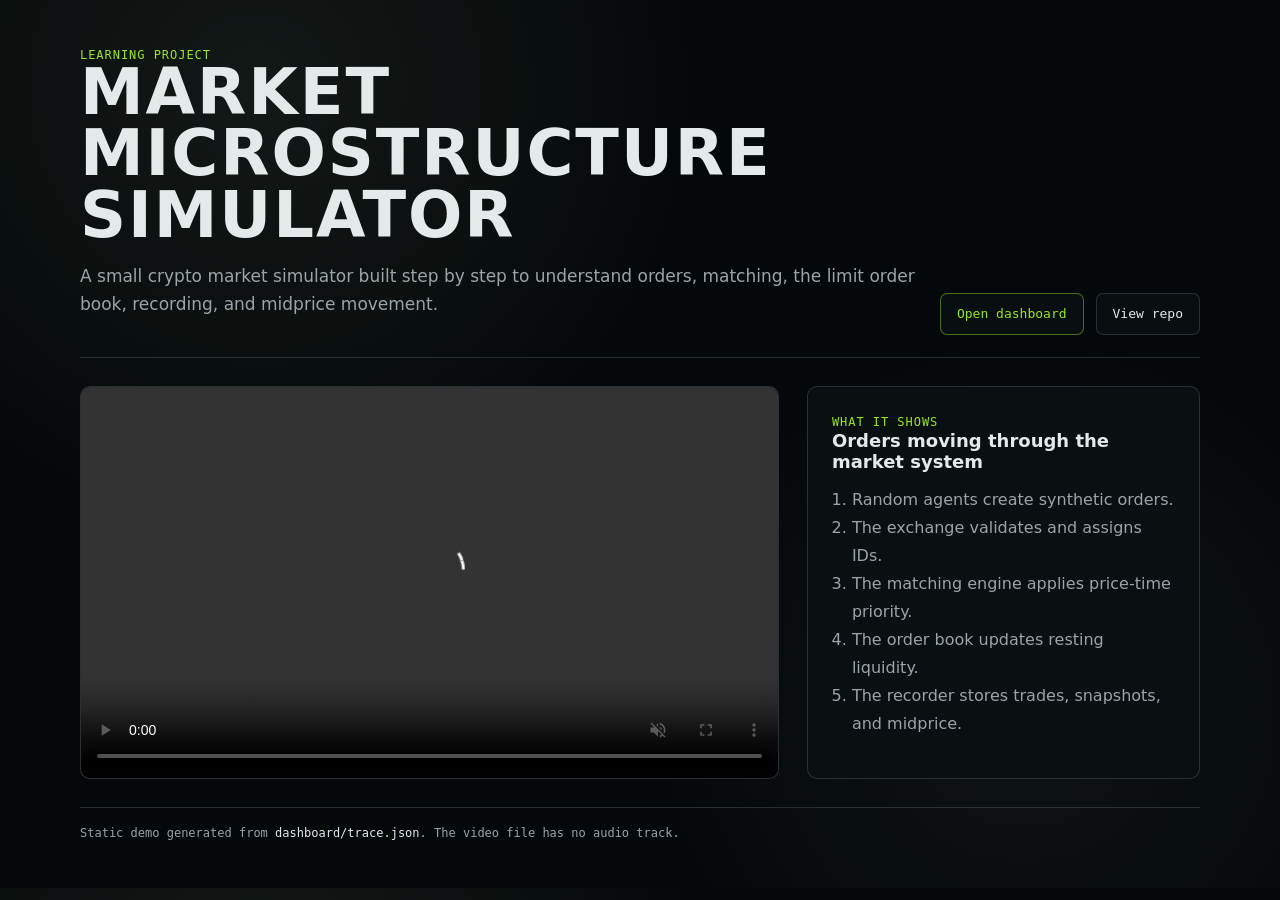
<file: index.html>
<!doctype html>
<html lang="en">
  <head>
    <meta charset="utf-8" />
    <meta name="viewport" content="width=device-width, initial-scale=1" />
    <title>Market Microstructure Simulator</title>
    <style>
      :root {
        color-scheme: dark;
        --bg: #05080a;
        --surface: #0a0f11;
        --line: rgba(190, 204, 210, 0.18);
        --text: #e4e9ea;
        --muted: #9aa5a9;
        --accent: #9be71a;
        --mono: "SFMono-Regular", "Cascadia Mono", "Roboto Mono", monospace;
        --sans: "Aptos", "Segoe UI", system-ui, sans-serif;
      }

      * {
        box-sizing: border-box;
      }

      body {
        margin: 0;
        background:
          radial-gradient(circle at 20% 10%, rgba(118, 149, 117, 0.12), transparent 34%),
          radial-gradient(circle at 80% 80%, rgba(84, 107, 92, 0.12), transparent 30%),
          var(--bg);
        color: var(--text);
        font-family: var(--sans);
      }

      main {
        width: min(1120px, calc(100% - 32px));
        margin: 0 auto;
        padding: 48px 0;
      }

      header {
        display: grid;
        grid-template-columns: minmax(0, 1fr) auto;
        gap: 24px;
        align-items: end;
        padding-bottom: 22px;
        border-bottom: 1px solid var(--line);
      }

      h1 {
        margin: 0;
        max-width: 780px;
        font-size: clamp(34px, 5vw, 68px);
        line-height: 0.96;
        letter-spacing: 0.03em;
        text-transform: uppercase;
      }

      p {
        color: var(--muted);
        font-size: 17px;
        line-height: 1.6;
      }

      .kicker,
      .tag {
        color: var(--accent);
        font-family: var(--mono);
        font-size: 12px;
        letter-spacing: 0.08em;
        text-transform: uppercase;
      }

      .actions {
        display: flex;
        gap: 12px;
        flex-wrap: wrap;
        justify-content: flex-end;
      }

      a {
        color: inherit;
      }

      .button {
        display: inline-flex;
        min-height: 42px;
        align-items: center;
        justify-content: center;
        border: 1px solid var(--line);
        border-radius: 7px;
        padding: 0 16px;
        background: rgba(12, 18, 20, 0.82);
        color: var(--text);
        font-family: var(--mono);
        font-size: 13px;
        text-decoration: none;
      }

      .button.primary {
        border-color: rgba(155, 231, 26, 0.44);
        color: var(--accent);
      }

      .hero {
        display: grid;
        grid-template-columns: 1.28fr 0.72fr;
        gap: 28px;
        margin-top: 28px;
        align-items: stretch;
      }

      video,
      .panel {
        border: 1px solid var(--line);
        border-radius: 10px;
        background: var(--surface);
      }

      video {
        display: block;
        width: 100%;
        aspect-ratio: 16 / 9;
      }

      .panel {
        padding: 24px;
      }

      .panel h2 {
        margin: 0 0 14px;
        font-size: 18px;
      }

      ol {
        margin: 0;
        padding-left: 20px;
        color: var(--muted);
        line-height: 1.75;
      }

      code {
        font-family: var(--mono);
        color: var(--text);
      }

      footer {
        margin-top: 28px;
        padding-top: 18px;
        border-top: 1px solid var(--line);
        color: var(--muted);
        font-family: var(--mono);
        font-size: 12px;
      }

      @media (max-width: 860px) {
        header,
        .hero {
          grid-template-columns: 1fr;
        }

        .actions {
          justify-content: flex-start;
        }
      }
    </style>
  </head>
  <body>
    <main>
      <header>
        <div>
          <div class="kicker">Learning project</div>
          <h1>Market Microstructure Simulator</h1>
          <p>
            A small crypto market simulator built step by step to understand
            orders, matching, the limit order book, recording, and midprice
            movement.
          </p>
        </div>
        <nav class="actions" aria-label="Project links">
          <a class="button primary" href="./dashboard/">Open dashboard</a>
          <a class="button" href="https://github.com/SouthNotDev/market-microstructure-simulator">View repo</a>
        </nav>
      </header>

      <section class="hero">
        <video src="./assets/demo.mp4" controls muted autoplay loop playsinline></video>
        <aside class="panel">
          <span class="tag">What it shows</span>
          <h2>Orders moving through the market system</h2>
          <ol>
            <li>Random agents create synthetic orders.</li>
            <li>The exchange validates and assigns IDs.</li>
            <li>The matching engine applies price-time priority.</li>
            <li>The order book updates resting liquidity.</li>
            <li>The recorder stores trades, snapshots, and midprice.</li>
          </ol>
        </aside>
      </section>

      <footer>
        Static demo generated from <code>dashboard/trace.json</code>. The video
        file has no audio track.
      </footer>
    </main>
  </body>
</html>
</file>
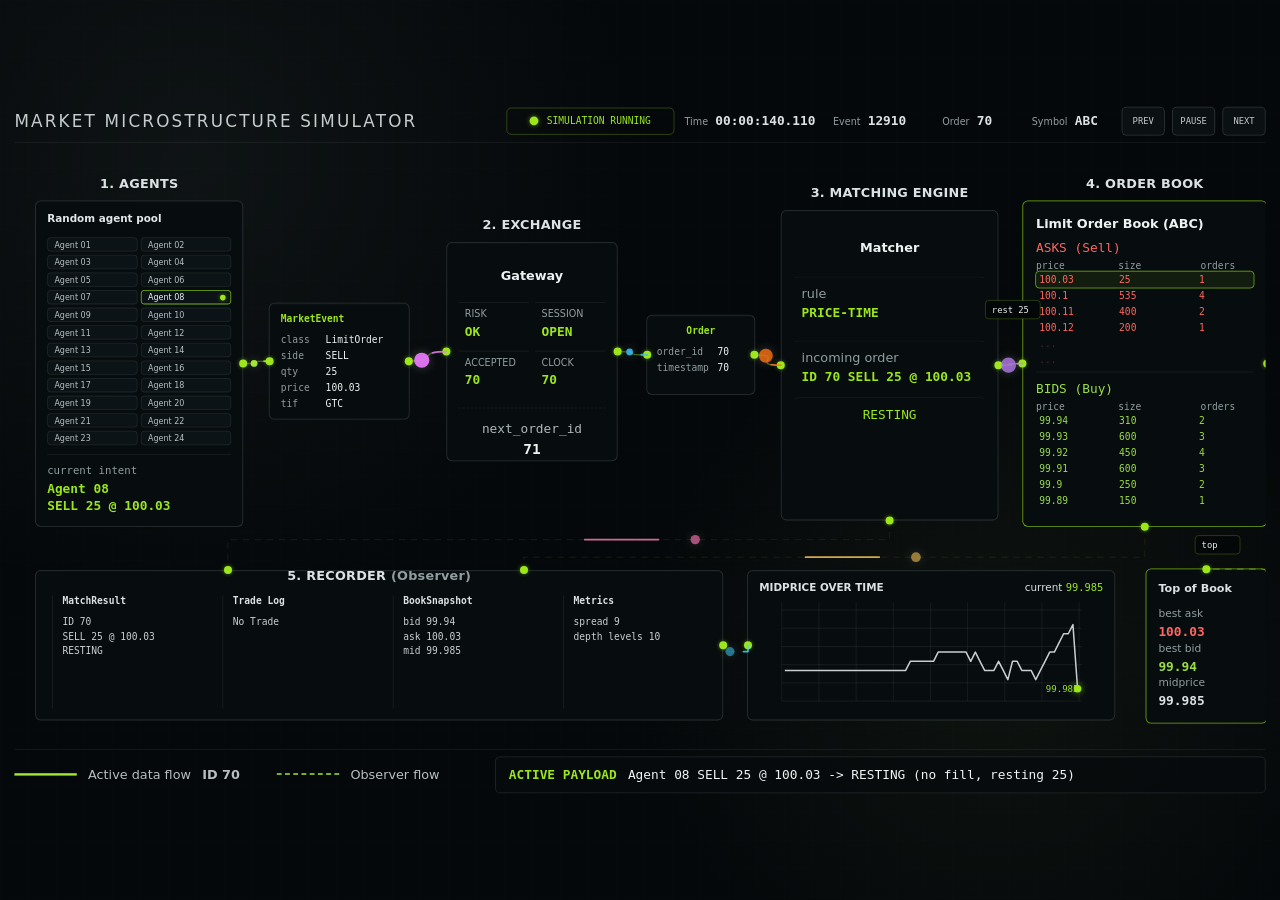
<file: dashboard/index.html>
<!doctype html>
<html lang="en">
  <head>
    <meta charset="utf-8" />
    <meta name="viewport" content="width=device-width, initial-scale=1" />
    <title>Market Microstructure Simulator Dashboard</title>
    <link rel="stylesheet" href="./styles.css" />
  </head>
  <body>
    <main class="canvas" aria-label="Market Microstructure Simulator Dashboard">
      <header class="topbar">
        <div class="brand">MARKET MICROSTRUCTURE SIMULATOR</div>
        <div class="status"><span></span> SIMULATION RUNNING</div>
        <div class="stat"><small>Time</small><strong id="timeLabel">00:00:00.000</strong></div>
        <div class="stat"><small>Event</small><strong id="eventCount">0</strong></div>
        <div class="stat"><small>Order</small><strong id="orderCount">0</strong></div>
        <div class="stat"><small>Symbol</small><strong id="symbolLabel">ABC</strong></div>
        <div class="controls">
          <button id="stepBack" type="button">PREV</button>
          <button id="toggleRun" type="button">PAUSE</button>
          <button id="stepNext" type="button">NEXT</button>
        </div>
      </header>

      <section class="frame">
        <svg id="connectorLayer" class="connector-layer" viewBox="0 0 1600 760" aria-hidden="true">
          <g id="connectorPaths"></g>
          <g id="connectorLabels"></g>
          <g id="flowPackets"></g>
        </svg>

        <section class="node agents" id="agentsNode">
          <h2>1. AGENTS</h2>
          <div class="node-body">
            <span class="port out" data-port="agent-out"></span>
            <div class="panel-label">Random agent pool</div>
            <div class="agent-list" id="agentList"></div>
            <div class="agent-intent">
              <small>current intent</small>
              <strong id="agentIntent">waiting</strong>
            </div>
          </div>
        </section>

        <section class="payload-card order-card" id="orderCard">
          <span class="port in" data-port="ticket-in"></span>
          <span class="port out" data-port="ticket-out"></span>
          <h3>MarketEvent</h3>
          <dl>
            <dt>class</dt><dd id="eventClass">SubmitLimitOrder</dd>
            <dt>side</dt><dd id="ticketSide">BUY</dd>
            <dt>qty</dt><dd id="ticketQty">300</dd>
            <dt>price</dt><dd id="ticketPrice">100.40</dd>
            <dt>tif</dt><dd id="ticketType">GTC</dd>
          </dl>
        </section>

        <section class="node exchange" id="exchangeNode">
          <h2>2. EXCHANGE</h2>
          <div class="node-body">
            <span class="port in" data-port="exchange-in"></span>
            <span class="port out" data-port="exchange-out"></span>
            <div class="module-title">Gateway</div>
            <div class="exchange-grid">
              <div><span>risk</span><strong>OK</strong></div>
              <div><span>session</span><strong>OPEN</strong></div>
              <div><span>accepted</span><strong id="acceptedCount">0</strong></div>
              <div><span>clock</span><strong id="exchangeClock">0</strong></div>
            </div>
            <div class="sequence">
              <span>next_order_id</span>
              <strong id="nextId">1</strong>
            </div>
          </div>
        </section>

        <section class="payload-card id-card" id="idCard">
          <span class="port in" data-port="id-in"></span>
          <span class="port out" data-port="id-out"></span>
          <h3>Order</h3>
          <dl>
            <dt>order_id</dt><dd id="assignedId">1</dd>
            <dt>timestamp</dt><dd id="assignedTs">1</dd>
          </dl>
        </section>

        <section class="node matcher" id="matcherNode">
          <h2>3. MATCHING ENGINE</h2>
          <div class="node-body">
            <span class="port in" data-port="matcher-in"></span>
            <span class="port out" data-port="matcher-out"></span>
            <span class="port out down" data-port="matcher-record"></span>
            <div class="module-title">Matcher</div>
            <div class="logic">
              <span>rule</span>
              <strong>PRICE-TIME</strong>
            </div>
            <div class="incoming">
              <span>incoming order</span>
              <strong id="incomingText">ID 1 BUY 300 @ 100.40</strong>
            </div>
            <div class="match-result" id="matchResult">RESTING</div>
          </div>
        </section>

        <section class="node book" id="bookNode">
          <h2>4. ORDER BOOK</h2>
          <div class="node-body">
            <span class="port in" data-port="book-in"></span>
            <span class="port out" data-port="book-out"></span>
            <span class="port out down" data-port="book-record"></span>
            <div class="book-title">Limit Order Book (ABC)</div>
            <div class="side ask">ASKS (Sell)</div>
            <div class="book-head"><span>price</span><span>size</span><span>orders</span></div>
            <div id="asks" class="book-rows"></div>
            <div class="divider"></div>
            <div class="side bid">BIDS (Buy)</div>
            <div class="book-head"><span>price</span><span>size</span><span>orders</span></div>
            <div id="bids" class="book-rows"></div>
          </div>
        </section>

        <aside class="top-book" id="topBookNode">
          <span class="port in" data-port="topbook-in"></span>
          <h3>Top of Book</h3>
          <small>best ask</small><strong class="ask" id="bestAsk">-</strong>
          <hr />
          <small>best bid</small><strong class="bid" id="bestBid">-</strong>
          <hr />
          <small>midprice</small><strong id="midPrice">-</strong>
        </aside>

        <section class="node recorder" id="recorderNode">
          <h2>5. RECORDER <em>(Observer)</em></h2>
          <div class="node-body">
            <span class="port in" data-port="recorder-in-a"></span>
            <span class="port in" data-port="recorder-in-b"></span>
            <span class="port out" data-port="recorder-out"></span>
            <div class="rec-cell"><strong>MatchResult</strong><span id="orderLog">waiting</span></div>
            <div class="rec-cell"><strong>Trade Log</strong><span id="tradeLog">no trade</span></div>
            <div class="rec-cell"><strong>BookSnapshot</strong><span id="snapshotLog">waiting</span></div>
            <div class="rec-cell"><strong>Metrics</strong><span id="metricLog">spread / depth</span></div>
          </div>
        </section>

        <section class="chart-panel" id="chartNode">
          <span class="port in" data-port="chart-in"></span>
          <div class="chart-head"><strong>MIDPRICE OVER TIME</strong><span>current <em id="chartMid">-</em></span></div>
          <svg id="midChart" viewBox="0 0 430 154" aria-label="Midprice chart">
            <g id="gridLines"></g>
            <polyline id="midLine"></polyline>
            <circle id="midDot" r="5"></circle>
            <text id="midTag">-</text>
          </svg>
        </section>
      </section>

      <footer class="legend">
        <div><i class="sample active"></i>Active data flow <strong id="legendId">ID 1</strong></div>
        <div><i class="sample passive"></i>Observer flow</div>
        <div class="active-order"><strong>ACTIVE PAYLOAD</strong><span id="footerOrder">waiting</span></div>
      </footer>
    </main>
    <script src="./app.js"></script>
  </body>
</html>
</file>
<file: dashboard/styles.css>
:root {
  --bg: #05080a;
  --surface: rgba(8, 13, 15, 0.94);
  --surface-soft: rgba(11, 17, 19, 0.72);
  --line: rgba(168, 181, 186, 0.22);
  --line-soft: rgba(168, 181, 186, 0.11);
  --text: #dce2e3;
  --muted: #929da1;
  --accent: #9be71a;
  --order-accent: #9be71a;
  --accent-soft: rgba(155, 231, 26, 0.16);
  --ask: #ff665f;
  --bid: #9bdd45;
  --mono: "SFMono-Regular", "Cascadia Mono", "Roboto Mono", "JetBrains Mono", monospace;
  --sans: "Geist", "Aptos", "Segoe UI", system-ui, sans-serif;
}

* {
  box-sizing: border-box;
}

html,
body {
  position: fixed;
  inset: 0;
  width: 100%;
  height: 100%;
  margin: 0;
  overflow: hidden;
  background:
    radial-gradient(circle at 15% 18%, rgba(73, 88, 86, 0.14), transparent 34%),
    radial-gradient(circle at 78% 74%, rgba(93, 122, 69, 0.10), transparent 30%),
    var(--bg);
  color: var(--text);
  font-family: var(--sans);
}

::-webkit-scrollbar {
  width: 0;
  height: 0;
}

body::before {
  content: "";
  position: fixed;
  inset: 0;
  pointer-events: none;
  opacity: 0.18;
  background-image:
    linear-gradient(rgba(255,255,255,0.026) 1px, transparent 1px),
    linear-gradient(90deg, rgba(255,255,255,0.022) 1px, transparent 1px);
  background-size: 28px 28px;
}

button {
  font: inherit;
}

.canvas {
  position: absolute;
  left: 50%;
  top: 50%;
  width: 1600px;
  height: 900px;
  transform: translate(-50%, -50%) scale(var(--scale, 1));
  transform-origin: center;
  display: grid;
  grid-template-rows: 54px 1fr 62px;
  gap: 8px;
  padding: 12px 18px 14px;
}

.topbar {
  display: grid;
  grid-template-columns: minmax(0, 1fr) 210px 165px 110px 110px 110px 184px;
  align-items: center;
  column-gap: 12px;
  border-bottom: 1px solid var(--line-soft);
}

.brand {
  overflow: hidden;
  color: #c6ccce;
  font-size: 21px;
  letter-spacing: 0.13em;
  text-overflow: ellipsis;
  white-space: nowrap;
}

.status {
  height: 34px;
  border: 1px solid rgba(155, 231, 26, 0.32);
  border-radius: 6px;
  display: flex;
  align-items: center;
  justify-content: center;
  gap: 10px;
  color: var(--accent);
  font-family: var(--mono);
  font-size: 12px;
}

.status span {
  border-radius: 50%;
  background: var(--accent);
  box-shadow: 0 0 7px rgba(155, 231, 26, 0.52);
}

.agents .selected::after,
.port {
  border-radius: 50%;
  background: var(--accent);
  box-shadow: 0 0 5px rgba(155, 231, 26, 0.46);
}

.status span {
  width: 11px;
  height: 11px;
  animation: breathe 1.6s ease-in-out infinite;
}

.stat {
  display: flex;
  align-items: baseline;
  justify-content: center;
  gap: 9px;
  font-family: var(--mono);
  min-width: 0;
}

.stat small {
  color: var(--muted);
  font-family: var(--sans);
  font-size: 12px;
}

.stat strong {
  overflow: hidden;
  text-overflow: ellipsis;
  white-space: nowrap;
}

.controls {
  display: flex;
  align-items: center;
  justify-content: flex-end;
  gap: 9px;
}

.controls button {
  height: 36px;
  min-width: 54px;
  color: #c3cacc;
  background: rgba(13, 18, 21, 0.9);
  border: 1px solid rgba(160, 174, 180, 0.24);
  border-radius: 6px;
  font-family: var(--mono);
  font-size: 11px;
  cursor: pointer;
}

.frame {
  position: relative;
  overflow: hidden;
}

.connector-layer {
  position: absolute;
  inset: 0;
  z-index: 26;
  width: 100%;
  height: 100%;
  pointer-events: none;
}

.connector-path {
  fill: none;
  stroke: rgba(155, 231, 26, 0.22);
  stroke-width: 1.25;
  opacity: 0.42;
  stroke-linecap: round;
  stroke-linejoin: round;
}

.connector-path.active {
  stroke: rgba(155, 231, 26, 0.44);
  stroke-width: 1.65;
  opacity: 0.9;
}

.connector-path.passive {
  stroke-dasharray: 7 8;
}

.connector-label text {
  font-family: var(--mono);
  font-size: 11px;
  fill: #e9eeee;
}

.connector-label rect {
  fill: rgba(4, 8, 9, 0.99);
  stroke: rgba(155, 231, 26, 0.28);
  rx: 4;
}

.flow-packet {
  filter: drop-shadow(0 0 6px rgba(255, 255, 255, 0.24));
}

.packet-trail {
  fill: none;
  stroke-linecap: round;
  stroke-linejoin: round;
  stroke-width: 2.3;
  opacity: 0.82;
}

.node,
.payload-card,
.top-book,
.chart-panel {
  position: absolute;
  z-index: 10;
}

.node h2 {
  position: absolute;
  left: 0;
  right: 0;
  top: -31px;
  margin: 0;
  font-size: 16px;
  letter-spacing: 0.02em;
  text-align: center;
  white-space: nowrap;
}

.node-body,
.payload-card,
.top-book,
.chart-panel {
  border: 1px solid var(--line);
  border-radius: 7px;
  background: var(--surface);
  box-shadow: inset 0 1px 0 rgba(255,255,255,0.032);
}

.node.active .node-body,
.payload-card.active,
.top-book.active,
.chart-panel.active {
  border-color: rgba(155, 231, 26, 0.72);
  box-shadow: inset 0 1px 0 rgba(255,255,255,0.05);
}

.agents {
  left: 26px;
  top: 64px;
  width: 260px;
}

.agents .node-body {
  height: 408px;
  padding: 14px;
  display: grid;
  grid-template-rows: 20px 1fr 76px;
  gap: 11px;
}

.panel-label {
  color: #e3e7e8;
  font-size: 13px;
  font-weight: 650;
}

.agent-list {
  display: grid;
  grid-template-columns: 1fr 1fr;
  gap: 4px;
  align-content: start;
}

.agent-row {
  position: relative;
  min-width: 0;
  height: 18px;
  border: 1px solid rgba(160, 174, 180, 0.13);
  border-radius: 5px;
  display: flex;
  align-items: center;
  padding: 0 8px;
  background: rgba(15, 22, 25, 0.78);
  color: #b9c1c4;
  font-size: 10px;
  white-space: nowrap;
}

.agent-row.selected {
  color: #f2f6f6;
  border-color: rgba(155, 231, 26, 0.76);
}

.agent-row.selected::after {
  content: "";
  position: absolute;
  right: 6px;
  width: 7px;
  height: 7px;
}

.agent-intent {
  border-top: 1px solid var(--line-soft);
  padding-top: 9px;
  font-family: var(--mono);
}

.agent-intent small,
.logic span,
.incoming span,
.top-book small {
  color: var(--muted);
}

.agent-intent strong {
  display: block;
  margin-top: 5px;
  color: var(--accent);
  line-height: 1.3;
  white-space: pre-line;
}

.order-card {
  left: 318px;
  top: 192px;
  width: 176px;
  min-height: 142px;
  padding: 12px 14px;
}

.exchange {
  left: 540px;
  top: 116px;
  width: 214px;
}

.exchange .node-body {
  height: 274px;
  padding: 18px 14px 14px;
}

.id-card {
  left: 790px;
  top: 207px;
  width: 136px;
  min-height: 100px;
  padding: 12px;
  text-align: center;
}

.matcher {
  left: 958px;
  top: 76px;
  width: 272px;
}

.matcher .node-body {
  height: 388px;
  padding: 24px 16px;
}

.book {
  left: 1260px;
  top: 64px;
  width: 306px;
}

.book .node-body {
  height: 408px;
  padding: 18px 16px;
}

.top-book {
  left: 1414px;
  top: 524px;
  width: 152px;
  height: 194px;
  padding: 15px;
}

.recorder {
  left: 26px;
  top: 526px;
  width: 860px;
}

.recorder .node-body {
  height: 188px;
  padding: 31px 20px 14px;
  display: grid;
  grid-template-columns: 1fr 1fr 1fr 0.9fr;
  gap: 14px;
}

.chart-panel {
  left: 916px;
  top: 526px;
  width: 460px;
  height: 188px;
  padding: 13px 14px;
}

.port {
  position: absolute;
  z-index: 28;
  width: 10px;
  height: 10px;
}

.port.in {
  left: -5px;
  top: 50%;
  transform: translateY(-50%);
}

.port.out {
  right: -5px;
  top: 50%;
  transform: translateY(-50%);
}

.port.down {
  left: 50%;
  right: auto;
  top: auto;
  bottom: -5px;
  transform: translateX(-50%);
}

.port[data-port="recorder-in-a"] {
  left: 28%;
  top: -5px;
  transform: translateX(-50%);
}

.port[data-port="recorder-in-b"] {
  left: 71%;
  top: -5px;
  transform: translateX(-50%);
}

.port[data-port="recorder-out"] {
  right: -5px;
  top: 50%;
}

.port[data-port="chart-in"] {
  left: -5px;
  top: 50%;
}

.port[data-port="topbook-in"] {
  left: 50%;
  top: -5px;
  transform: translateX(-50%);
}

.payload-card h3,
.module-title,
.book-title {
  margin: 0 0 12px;
  color: #edf2f2;
  font-weight: 650;
}

.payload-card h3 {
  color: var(--accent);
  font-family: var(--mono);
  font-size: 12px;
}

dl {
  margin: 0;
  display: grid;
  grid-template-columns: 48px minmax(0, 1fr);
  gap: 6px 8px;
  font-family: var(--mono);
  font-size: 12px;
}

dt {
  color: var(--muted);
}

dd {
  margin: 0;
  color: #edf2f2;
  overflow: hidden;
  text-overflow: ellipsis;
}

.module-title {
  height: 44px;
  display: grid;
  place-items: center;
}

.exchange-grid {
  display: grid;
  grid-template-columns: 1fr 1fr;
  gap: 8px;
  margin-top: 12px;
}

.exchange-grid div {
  min-width: 0;
  padding: 7px 8px;
  border-top: 1px solid var(--line-soft);
}

.exchange-grid span {
  display: block;
  color: var(--muted);
  font-size: 12px;
  text-transform: uppercase;
}

.exchange-grid strong {
  display: block;
  margin-top: 5px;
  color: var(--accent);
  font-family: var(--mono);
}

.sequence {
  margin-top: 18px;
  border-top: 1px dashed var(--line-soft);
  padding-top: 16px;
  text-align: center;
  font-family: var(--mono);
}

.sequence span {
  color: #aeb7ba;
}

.sequence strong {
  display: block;
  margin-top: 5px;
  color: #edf2f2;
  font-size: 18px;
}

.logic,
.incoming,
.match-result {
  border-top: 1px solid var(--line-soft);
  border-radius: 5px;
  padding: 11px 9px;
  margin-top: 14px;
}

.logic strong,
.incoming strong,
.match-result {
  display: block;
  color: var(--accent);
  font-family: var(--mono);
  margin-top: 5px;
  overflow-wrap: anywhere;
}

.match-result {
  text-align: center;
  min-height: 42px;
}

.side {
  margin: 11px 0 6px;
  font-family: var(--mono);
}

.ask {
  color: var(--ask);
}

.bid {
  color: var(--bid);
}

.book-head,
.book-row {
  display: grid;
  grid-template-columns: 1fr 1fr 0.7fr;
  gap: 8px;
  font-family: var(--mono);
  font-size: 12px;
}

.book-head {
  color: var(--muted);
}

.book-rows {
  min-height: 104px;
}

.book-row {
  padding: 3px 4px;
  border-radius: 4px;
}

.book-row.highlight {
  outline: 1px solid rgba(155, 231, 26, 0.74);
  background: rgba(155, 231, 26, 0.08);
}

.book-row.empty {
  opacity: 0.28;
}

.divider {
  height: 1px;
  background: rgba(160, 174, 180, 0.12);
  margin: 5px 0;
}

.top-book h3 {
  margin: 0 0 14px;
  font-size: 14px;
}

.top-book strong {
  display: block;
  margin: 5px 0 0;
  font-family: var(--mono);
}

.top-book hr {
  display: none;
}

.top-book small {
  margin-top: 12px;
}

.recorder h2 {
  top: -2px;
}

.recorder h2 em {
  color: var(--muted);
  font-style: normal;
}

.rec-cell {
  min-width: 0;
  border-left: 1px solid rgba(160, 174, 180, 0.13);
  padding-left: 12px;
  font-family: var(--mono);
  font-size: 12px;
}

.rec-cell strong,
.rec-cell span {
  display: block;
}

.rec-cell span {
  margin-top: 10px;
  color: #c9d0d2;
  line-height: 1.5;
  white-space: pre-line;
}

.chart-head {
  display: flex;
  justify-content: space-between;
  gap: 10px;
  margin-bottom: 4px;
  font-size: 13px;
  white-space: nowrap;
}

.chart-head em {
  color: var(--accent);
  font-family: var(--mono);
  font-style: normal;
}

#midChart {
  width: 100%;
  height: 146px;
}

#gridLines line {
  stroke: rgba(145, 158, 164, 0.15);
  stroke-width: 1;
}

#midLine {
  fill: none;
  stroke: #c8ced0;
  stroke-linejoin: round;
  stroke-width: 2;
}

#midDot {
  fill: var(--accent);
  filter: drop-shadow(0 0 5px rgba(155, 231, 26, 0.64));
}

#midTag {
  fill: var(--accent);
  font-family: var(--mono);
  font-size: 12px;
}

.legend {
  border-top: 1px solid var(--line-soft);
  display: grid;
  grid-template-columns: 300px 245px 1fr;
  align-items: center;
  gap: 28px;
}

.legend div {
  display: flex;
  align-items: center;
  gap: 14px;
  color: #b6bec1;
  white-space: nowrap;
}

.sample {
  display: inline-block;
  width: 78px;
  height: 3px;
  background: var(--order-accent);
}

.sample.passive {
  background: transparent;
  border-top: 2px dashed var(--order-accent);
}

.active-order {
  justify-self: stretch;
  min-width: 0;
  height: 46px;
  border: 1px solid rgba(160, 174, 180, 0.18);
  border-radius: 6px;
  padding: 0 16px;
  background: rgba(7, 11, 13, 0.86);
  font-family: var(--mono);
  justify-content: flex-start;
}

.active-order strong {
  color: var(--accent);
}

.active-order span {
  overflow: hidden;
  color: #eef3f3;
  text-overflow: ellipsis;
  white-space: nowrap;
}

@keyframes breathe {
  0%, 100% { opacity: 0.75; transform: scale(1); }
  50% { opacity: 1; transform: scale(1.28); }
}
</file>
